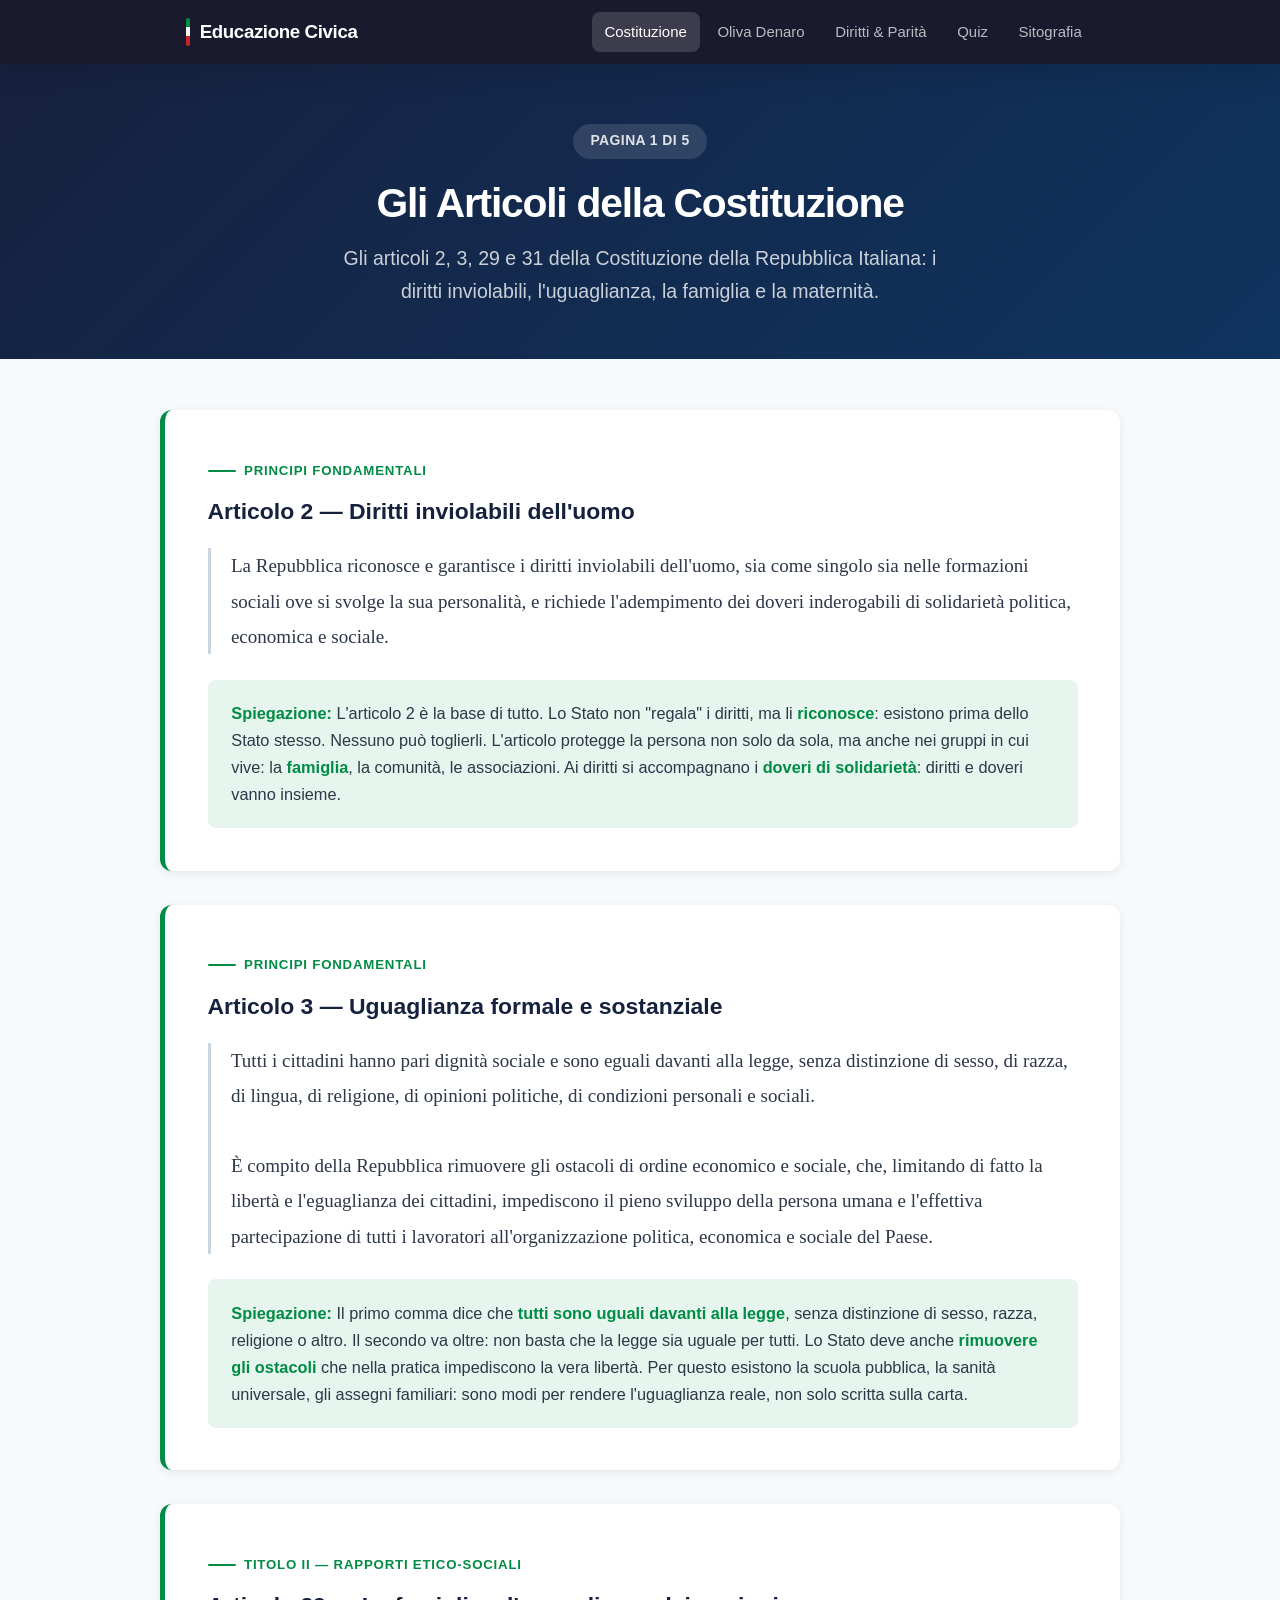
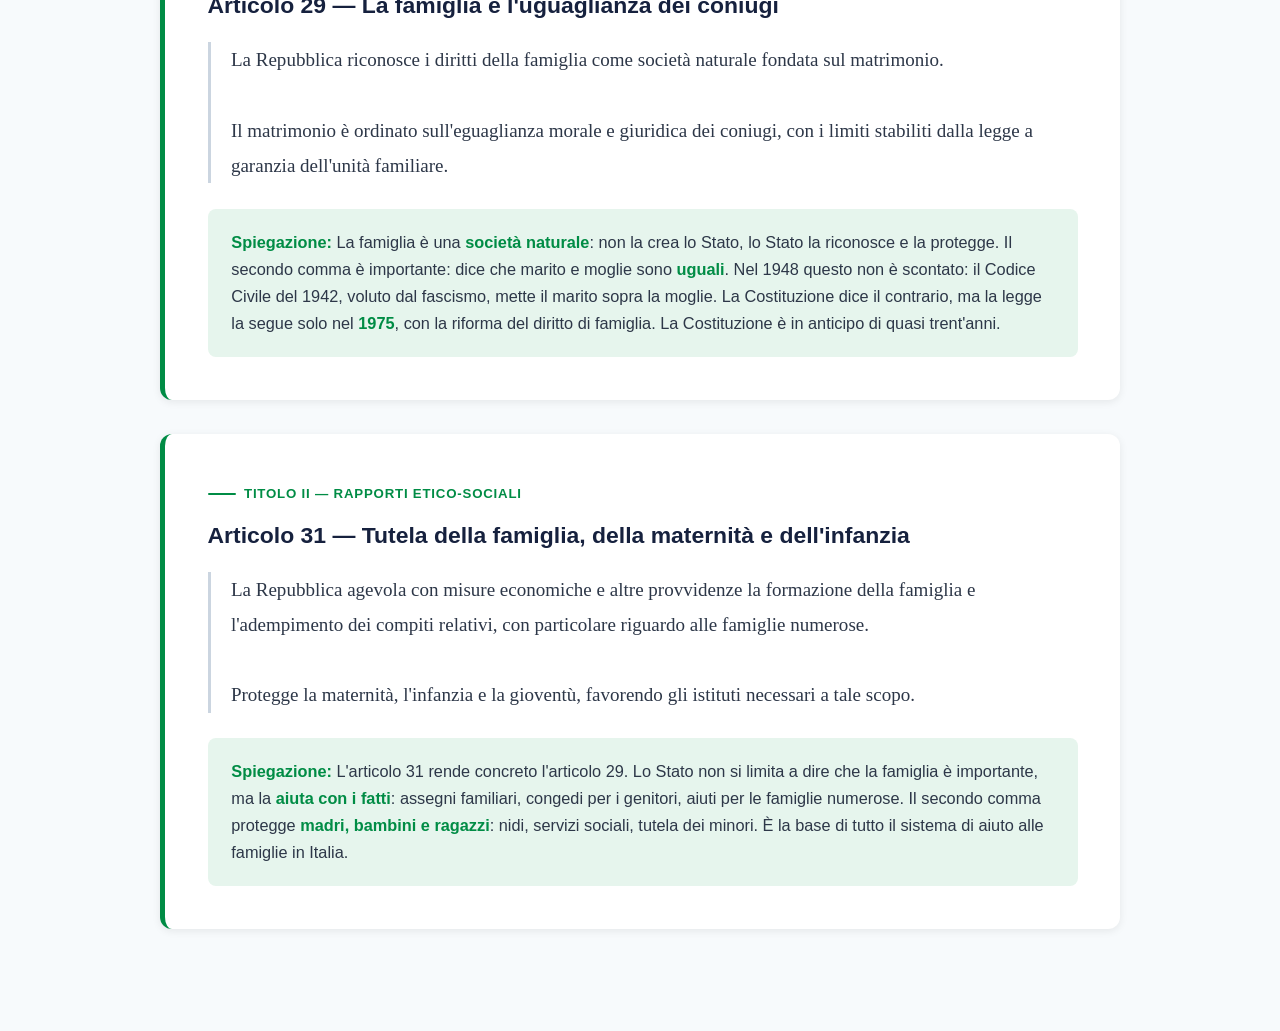
<file: index.html>
<!DOCTYPE html>
<html lang="it">
<head>
  <meta charset="UTF-8">
  <meta name="viewport" content="width=device-width, initial-scale=1.0">
  <title>Educazione Civica — Articoli della Costituzione</title>
  <link rel="stylesheet" href="css/style.css">
</head>
<body>

<header>
  <nav class="nav-bar">
    <a href="index.html" class="nav-brand">
      <span class="flag-bar"></span>
      Educazione Civica
    </a>
    <button class="nav-toggle" onclick="document.querySelector('.nav-links').classList.toggle('open')" aria-label="Menu">☰</button>
    <div class="nav-links">
      <a href="index.html" class="active">Costituzione</a>
      <a href="oliva-denaro.html">Oliva Denaro</a>
      <a href="diritti-parita.html">Diritti &amp; Parità</a>
      <a href="quiz-qr.html">Quiz</a>
      <a href="sitografia.html">Sitografia</a>
    </div>
  </nav>
</header>

<section class="hero">
  <div class="hero-inner">
    <span class="badge">Pagina 1 di 5</span>
    <h1>Gli Articoli della Costituzione</h1>
    <p>Gli articoli 2, 3, 29 e 31 della Costituzione della Repubblica Italiana: i diritti inviolabili, l'uguaglianza, la famiglia e la maternità.</p>
  </div>
</section>

<main>
  <div class="content">

    <!-- Art. 2 -->
    <div class="article-card">
      <div class="art-number">Principi fondamentali</div>
      <h2>Articolo 2 — Diritti inviolabili dell'uomo</h2>
      <p class="art-text">
        La Repubblica riconosce e garantisce i diritti inviolabili dell'uomo, sia come singolo sia nelle formazioni sociali ove si svolge la sua personalità, e richiede l'adempimento dei doveri inderogabili di solidarietà politica, economica e sociale.
      </p>
      <div class="comment">
        <strong>Spiegazione:</strong> L'articolo 2 è la base di tutto. Lo Stato non "regala" i diritti, ma li <strong>riconosce</strong>: esistono prima dello Stato stesso. Nessuno può toglierli. L'articolo protegge la persona non solo da sola, ma anche nei gruppi in cui vive: la <strong>famiglia</strong>, la comunità, le associazioni. Ai diritti si accompagnano i <strong>doveri di solidarietà</strong>: diritti e doveri vanno insieme.
      </div>
    </div>

    <!-- Art. 3 -->
    <div class="article-card">
      <div class="art-number">Principi fondamentali</div>
      <h2>Articolo 3 — Uguaglianza formale e sostanziale</h2>
      <p class="art-text">
        Tutti i cittadini hanno pari dignità sociale e sono eguali davanti alla legge, senza distinzione di sesso, di razza, di lingua, di religione, di opinioni politiche, di condizioni personali e sociali.<br><br>
        È compito della Repubblica rimuovere gli ostacoli di ordine economico e sociale, che, limitando di fatto la libertà e l'eguaglianza dei cittadini, impediscono il pieno sviluppo della persona umana e l'effettiva partecipazione di tutti i lavoratori all'organizzazione politica, economica e sociale del Paese.
      </p>
      <div class="comment">
        <strong>Spiegazione:</strong> Il primo comma dice che <strong>tutti sono uguali davanti alla legge</strong>, senza distinzione di sesso, razza, religione o altro. Il secondo va oltre: non basta che la legge sia uguale per tutti. Lo Stato deve anche <strong>rimuovere gli ostacoli</strong> che nella pratica impediscono la vera libertà. Per questo esistono la scuola pubblica, la sanità universale, gli assegni familiari: sono modi per rendere l'uguaglianza reale, non solo scritta sulla carta.
      </div>
    </div>

    <!-- Art. 29 -->
    <div class="article-card">
      <div class="art-number">Titolo II — Rapporti etico-sociali</div>
      <h2>Articolo 29 — La famiglia e l'uguaglianza dei coniugi</h2>
      <p class="art-text">
        La Repubblica riconosce i diritti della famiglia come società naturale fondata sul matrimonio.<br><br>
        Il matrimonio è ordinato sull'eguaglianza morale e giuridica dei coniugi, con i limiti stabiliti dalla legge a garanzia dell'unità familiare.
      </p>
      <div class="comment">
        <strong>Spiegazione:</strong> La famiglia è una <strong>società naturale</strong>: non la crea lo Stato, lo Stato la riconosce e la protegge. Il secondo comma è importante: dice che marito e moglie sono <strong>uguali</strong>. Nel 1948 questo non è scontato: il Codice Civile del 1942, voluto dal fascismo, mette il marito sopra la moglie. La Costituzione dice il contrario, ma la legge la segue solo nel <strong>1975</strong>, con la riforma del diritto di famiglia. La Costituzione è in anticipo di quasi trent'anni.
      </div>
    </div>

    <!-- Art. 31 -->
    <div class="article-card">
      <div class="art-number">Titolo II — Rapporti etico-sociali</div>
      <h2>Articolo 31 — Tutela della famiglia, della maternità e dell'infanzia</h2>
      <p class="art-text">
        La Repubblica agevola con misure economiche e altre provvidenze la formazione della famiglia e l'adempimento dei compiti relativi, con particolare riguardo alle famiglie numerose.<br><br>
        Protegge la maternità, l'infanzia e la gioventù, favorendo gli istituti necessari a tale scopo.
      </p>
      <div class="comment">
        <strong>Spiegazione:</strong> L'articolo 31 rende concreto l'articolo 29. Lo Stato non si limita a dire che la famiglia è importante, ma la <strong>aiuta con i fatti</strong>: assegni familiari, congedi per i genitori, aiuti per le famiglie numerose. Il secondo comma protegge <strong>madri, bambini e ragazzi</strong>: nidi, servizi sociali, tutela dei minori. È la base di tutto il sistema di aiuto alle famiglie in Italia.
      </div>
    </div>

  </div>
</main>

</body>
</html>
</file>
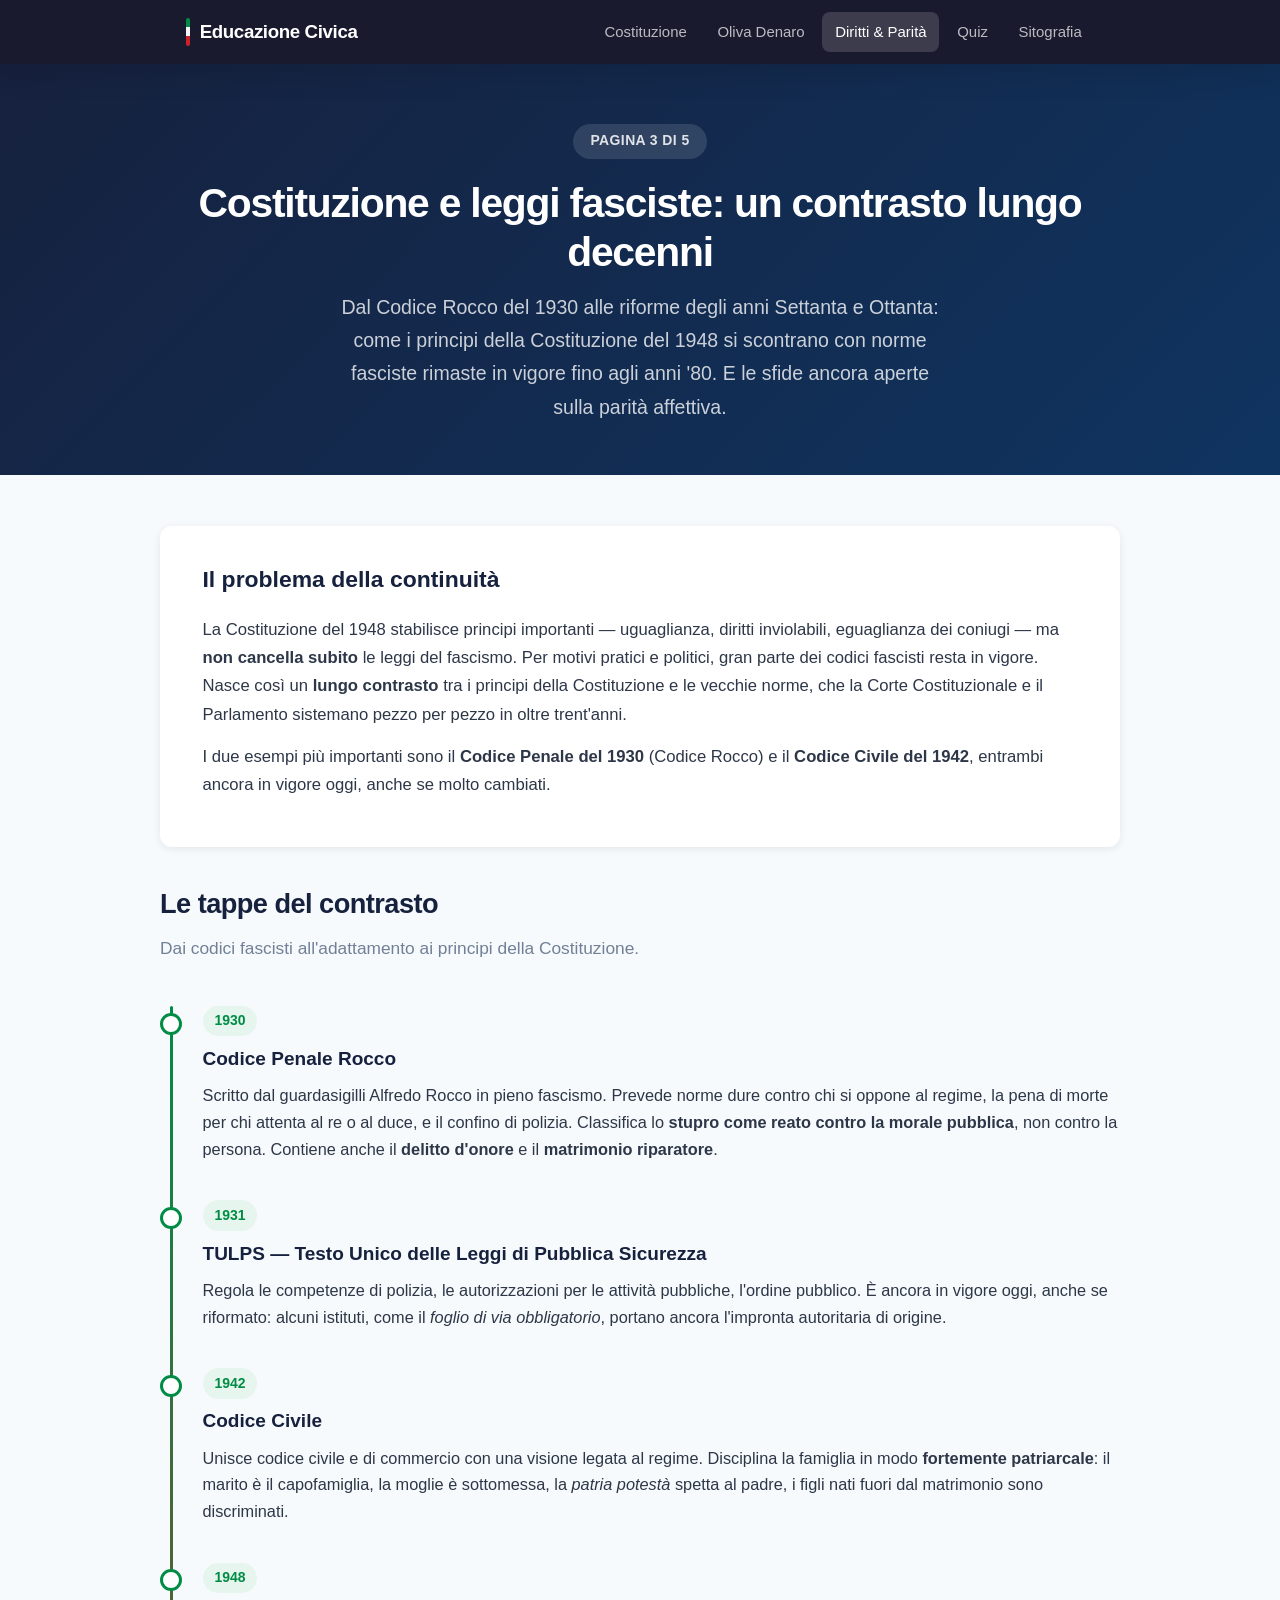
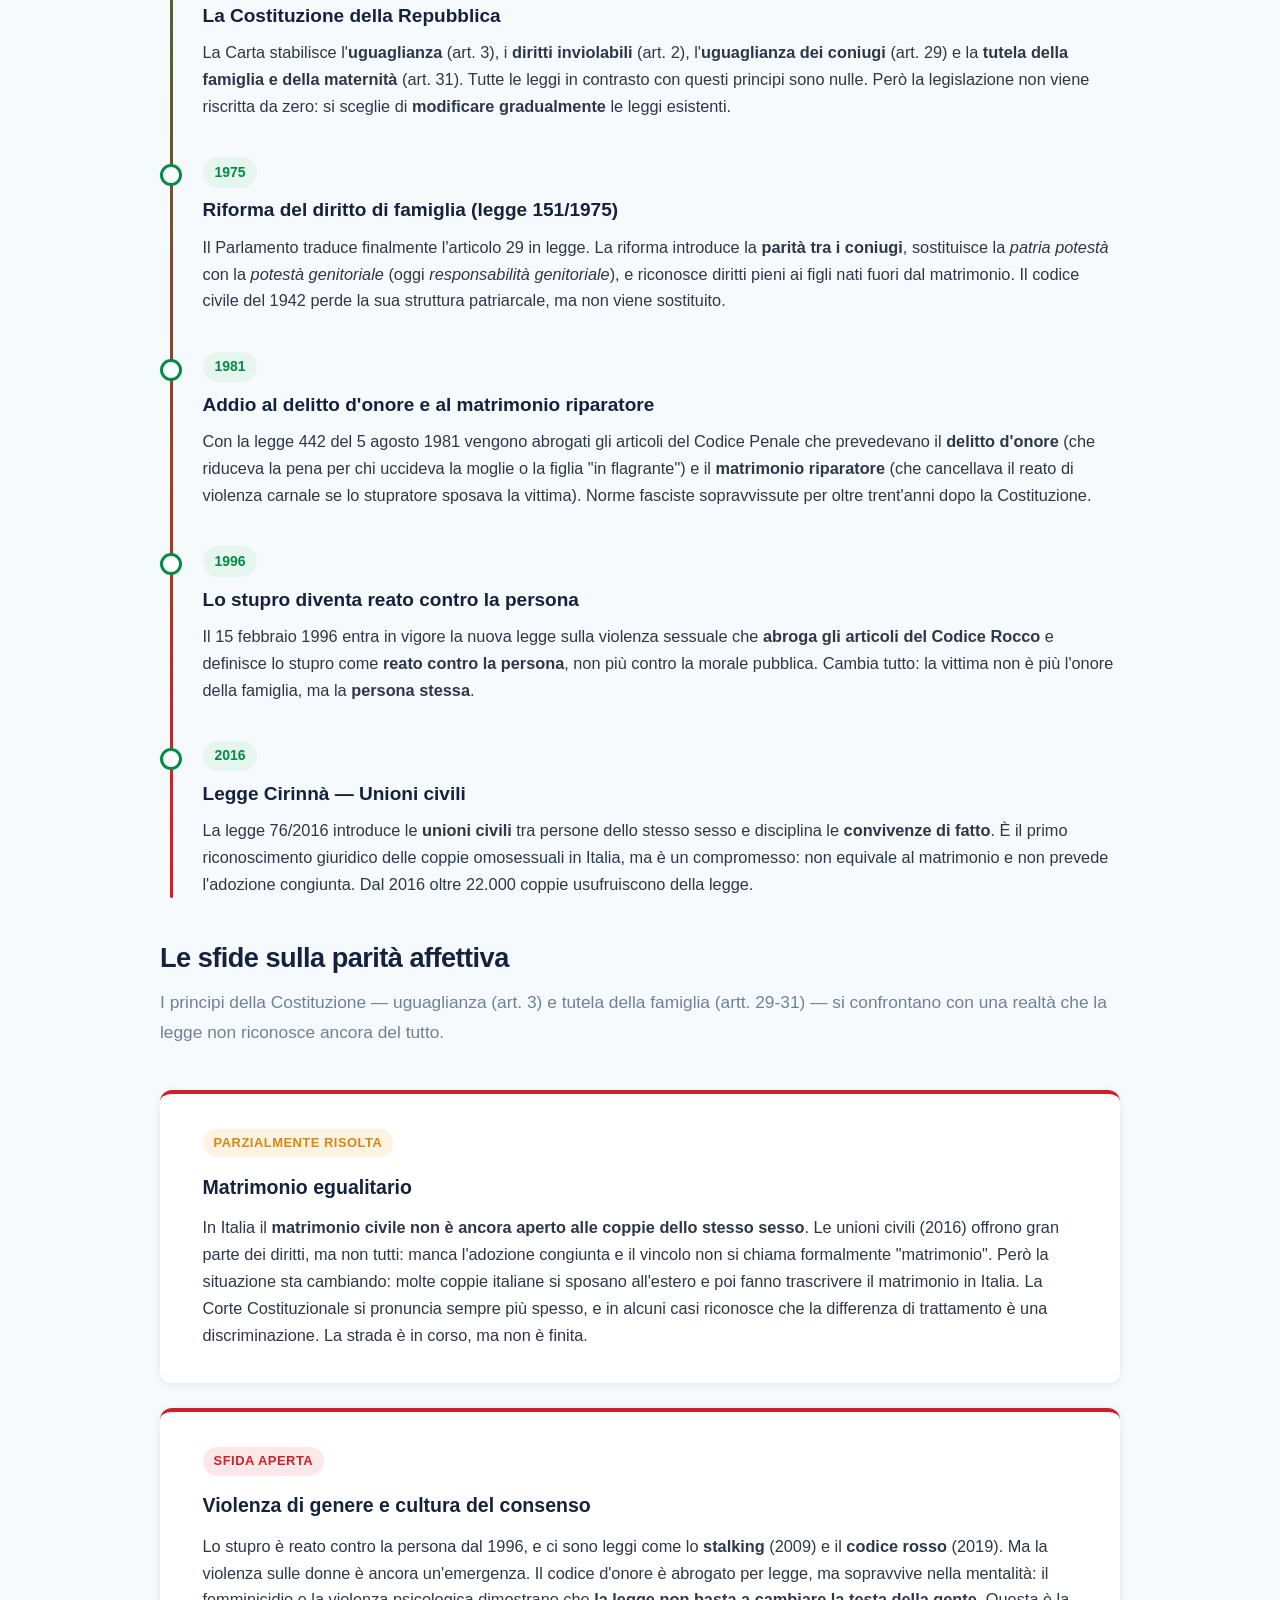
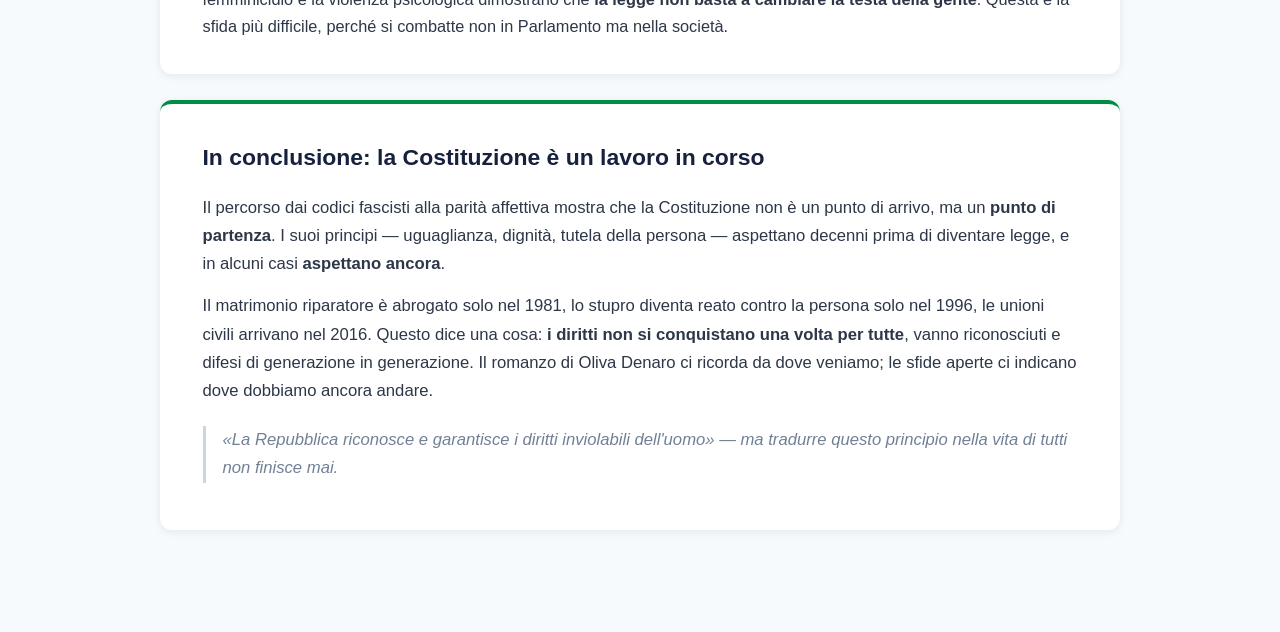
<file: diritti-parita.html>
<!DOCTYPE html>
<html lang="it">
<head>
  <meta charset="UTF-8">
  <meta name="viewport" content="width=device-width, initial-scale=1.0">
  <title>Diritti &amp; Parità — Costituzione vs leggi fasciste, sfide di oggi</title>
  <link rel="stylesheet" href="css/style.css">
</head>
<body>

<header>
  <nav class="nav-bar">
    <a href="index.html" class="nav-brand">
      <span class="flag-bar"></span>
      Educazione Civica
    </a>
    <button class="nav-toggle" onclick="document.querySelector('.nav-links').classList.toggle('open')" aria-label="Menu">☰</button>
    <div class="nav-links">
      <a href="index.html">Costituzione</a>
      <a href="oliva-denaro.html">Oliva Denaro</a>
      <a href="diritti-parita.html" class="active">Diritti &amp; Parità</a>
      <a href="quiz-qr.html">Quiz</a>
      <a href="sitografia.html">Sitografia</a>
    </div>
  </nav>
</header>

<section class="hero">
  <div class="hero-inner">
    <span class="badge">Pagina 3 di 5</span>
    <h1>Costituzione e leggi fasciste: un contrasto lungo decenni</h1>
    <p>Dal Codice Rocco del 1930 alle riforme degli anni Settanta e Ottanta: come i principi della Costituzione del 1948 si scontrano con norme fasciste rimaste in vigore fino agli anni '80. E le sfide ancora aperte sulla parità affettiva.</p>
  </div>
</section>

<main>
  <div class="content">

    <!-- Introduzione -->
    <div class="info-box">
      <h2>Il problema della continuità</h2>
      <p>La Costituzione del 1948 stabilisce principi importanti — uguaglianza, diritti inviolabili, eguaglianza dei coniugi — ma <strong>non cancella subito</strong> le leggi del fascismo. Per motivi pratici e politici, gran parte dei codici fascisti resta in vigore. Nasce così un <strong>lungo contrasto</strong> tra i principi della Costituzione e le vecchie norme, che la Corte Costituzionale e il Parlamento sistemano pezzo per pezzo in oltre trent'anni.</p>
      <p>I due esempi più importanti sono il <strong>Codice Penale del 1930</strong> (Codice Rocco) e il <strong>Codice Civile del 1942</strong>, entrambi ancora in vigore oggi, anche se molto cambiati.</p>
    </div>

    <!-- La timeline -->
    <h2 class="section-title">Le tappe del contrasto</h2>
    <p class="section-subtitle">Dai codici fascisti all'adattamento ai principi della Costituzione.</p>

    <div class="timeline">

      <div class="timeline-item">
        <span class="year">1930</span>
        <h3>Codice Penale Rocco</h3>
        <p>Scritto dal guardasigilli Alfredo Rocco in pieno fascismo. Prevede norme dure contro chi si oppone al regime, la pena di morte per chi attenta al re o al duce, e il confino di polizia. Classifica lo <strong>stupro come reato contro la morale pubblica</strong>, non contro la persona. Contiene anche il <strong>delitto d'onore</strong> e il <strong>matrimonio riparatore</strong>.</p>
      </div>

      <div class="timeline-item">
        <span class="year">1931</span>
        <h3>TULPS — Testo Unico delle Leggi di Pubblica Sicurezza</h3>
        <p>Regola le competenze di polizia, le autorizzazioni per le attività pubbliche, l'ordine pubblico. È ancora in vigore oggi, anche se riformato: alcuni istituti, come il <em>foglio di via obbligatorio</em>, portano ancora l'impronta autoritaria di origine.</p>
      </div>

      <div class="timeline-item">
        <span class="year">1942</span>
        <h3>Codice Civile</h3>
        <p>Unisce codice civile e di commercio con una visione legata al regime. Disciplina la famiglia in modo <strong>fortemente patriarcale</strong>: il marito è il capofamiglia, la moglie è sottomessa, la <em>patria potestà</em> spetta al padre, i figli nati fuori dal matrimonio sono discriminati.</p>
      </div>

      <div class="timeline-item">
        <span class="year">1948</span>
        <h3>La Costituzione della Repubblica</h3>
        <p>La Carta stabilisce l'<strong>uguaglianza</strong> (art. 3), i <strong>diritti inviolabili</strong> (art. 2), l'<strong>uguaglianza dei coniugi</strong> (art. 29) e la <strong>tutela della famiglia e della maternità</strong> (art. 31). Tutte le leggi in contrasto con questi principi sono nulle. Però la legislazione non viene riscritta da zero: si sceglie di <strong>modificare gradualmente</strong> le leggi esistenti.</p>
      </div>

      <div class="timeline-item">
        <span class="year">1975</span>
        <h3>Riforma del diritto di famiglia (legge 151/1975)</h3>
        <p>Il Parlamento traduce finalmente l'articolo 29 in legge. La riforma introduce la <strong>parità tra i coniugi</strong>, sostituisce la <em>patria potestà</em> con la <em>potestà genitoriale</em> (oggi <em>responsabilità genitoriale</em>), e riconosce diritti pieni ai figli nati fuori dal matrimonio. Il codice civile del 1942 perde la sua struttura patriarcale, ma non viene sostituito.</p>
      </div>

      <div class="timeline-item">
        <span class="year">1981</span>
        <h3>Addio al delitto d'onore e al matrimonio riparatore</h3>
        <p>Con la legge 442 del 5 agosto 1981 vengono abrogati gli articoli del Codice Penale che prevedevano il <strong>delitto d'onore</strong> (che riduceva la pena per chi uccideva la moglie o la figlia "in flagrante") e il <strong>matrimonio riparatore</strong> (che cancellava il reato di violenza carnale se lo stupratore sposava la vittima). Norme fasciste sopravvissute per oltre trent'anni dopo la Costituzione.</p>
      </div>

      <div class="timeline-item">
        <span class="year">1996</span>
        <h3>Lo stupro diventa reato contro la persona</h3>
        <p>Il 15 febbraio 1996 entra in vigore la nuova legge sulla violenza sessuale che <strong>abroga gli articoli del Codice Rocco</strong> e definisce lo stupro come <strong>reato contro la persona</strong>, non più contro la morale pubblica. Cambia tutto: la vittima non è più l'onore della famiglia, ma la <strong>persona stessa</strong>.</p>
      </div>

      <div class="timeline-item">
        <span class="year">2016</span>
        <h3>Legge Cirinnà — Unioni civili</h3>
        <p>La legge 76/2016 introduce le <strong>unioni civili</strong> tra persone dello stesso sesso e disciplina le <strong>convivenze di fatto</strong>. È il primo riconoscimento giuridico delle coppie omosessuali in Italia, ma è un compromesso: non equivale al matrimonio e non prevede l'adozione congiunta. Dal 2016 oltre 22.000 coppie usufruiscono della legge.</p>
      </div>

    </div>

    <!-- Sfide di attualità -->
    <h2 class="section-title">Le sfide sulla parità affettiva</h2>
    <p class="section-subtitle">I principi della Costituzione — uguaglianza (art. 3) e tutela della famiglia (artt. 29-31) — si confrontano con una realtà che la legge non riconosce ancora del tutto.</p>

    <div class="challenge-card">
      <span class="status status-partial">Parzialmente risolta</span>
      <h3>Matrimonio egualitario</h3>
      <p>In Italia il <strong>matrimonio civile non è ancora aperto alle coppie dello stesso sesso</strong>. Le unioni civili (2016) offrono gran parte dei diritti, ma non tutti: manca l'adozione congiunta e il vincolo non si chiama formalmente "matrimonio". Però la situazione sta cambiando: molte coppie italiane si sposano all'estero e poi fanno trascrivere il matrimonio in Italia. La Corte Costituzionale si pronuncia sempre più spesso, e in alcuni casi riconosce che la differenza di trattamento è una discriminazione. La strada è in corso, ma non è finita.</p>
    </div>

    <div class="challenge-card">
      <span class="status status-open">Sfida aperta</span>
      <h3>Violenza di genere e cultura del consenso</h3>
      <p>Lo stupro è reato contro la persona dal 1996, e ci sono leggi come lo <strong>stalking</strong> (2009) e il <strong>codice rosso</strong> (2019). Ma la violenza sulle donne è ancora un'emergenza. Il codice d'onore è abrogato per legge, ma sopravvive nella mentalità: il femminicidio e la violenza psicologica dimostrano che <strong>la legge non basta a cambiare la testa della gente</strong>. Questa è la sfida più difficile, perché si combatte non in Parlamento ma nella società.</p>
    </div>

    <!-- Conclusione -->
    <div class="info-box" style="border-top: 4px solid var(--green);">
      <h2>In conclusione: la Costituzione è un lavoro in corso</h2>
      <p>Il percorso dai codici fascisti alla parità affettiva mostra che la Costituzione non è un punto di arrivo, ma un <strong>punto di partenza</strong>. I suoi principi — uguaglianza, dignità, tutela della persona — aspettano decenni prima di diventare legge, e in alcuni casi <strong>aspettano ancora</strong>.</p>
      <p>Il matrimonio riparatore è abrogato solo nel 1981, lo stupro diventa reato contro la persona solo nel 1996, le unioni civili arrivano nel 2016. Questo dice una cosa: <strong>i diritti non si conquistano una volta per tutte</strong>, vanno riconosciuti e difesi di generazione in generazione. Il romanzo di Oliva Denaro ci ricorda da dove veniamo; le sfide aperte ci indicano dove dobbiamo ancora andare.</p>
      <p style="margin-top: 1.2rem; font-style: italic; color: var(--gray-500); border-left: 3px solid var(--gray-300); padding-left: 1rem;">
        «La Repubblica riconosce e garantisce i diritti inviolabili dell'uomo» — ma tradurre questo principio nella vita di tutti non finisce mai.
      </p>
    </div>

  </div>
</main>

</body>
</html>
</file>
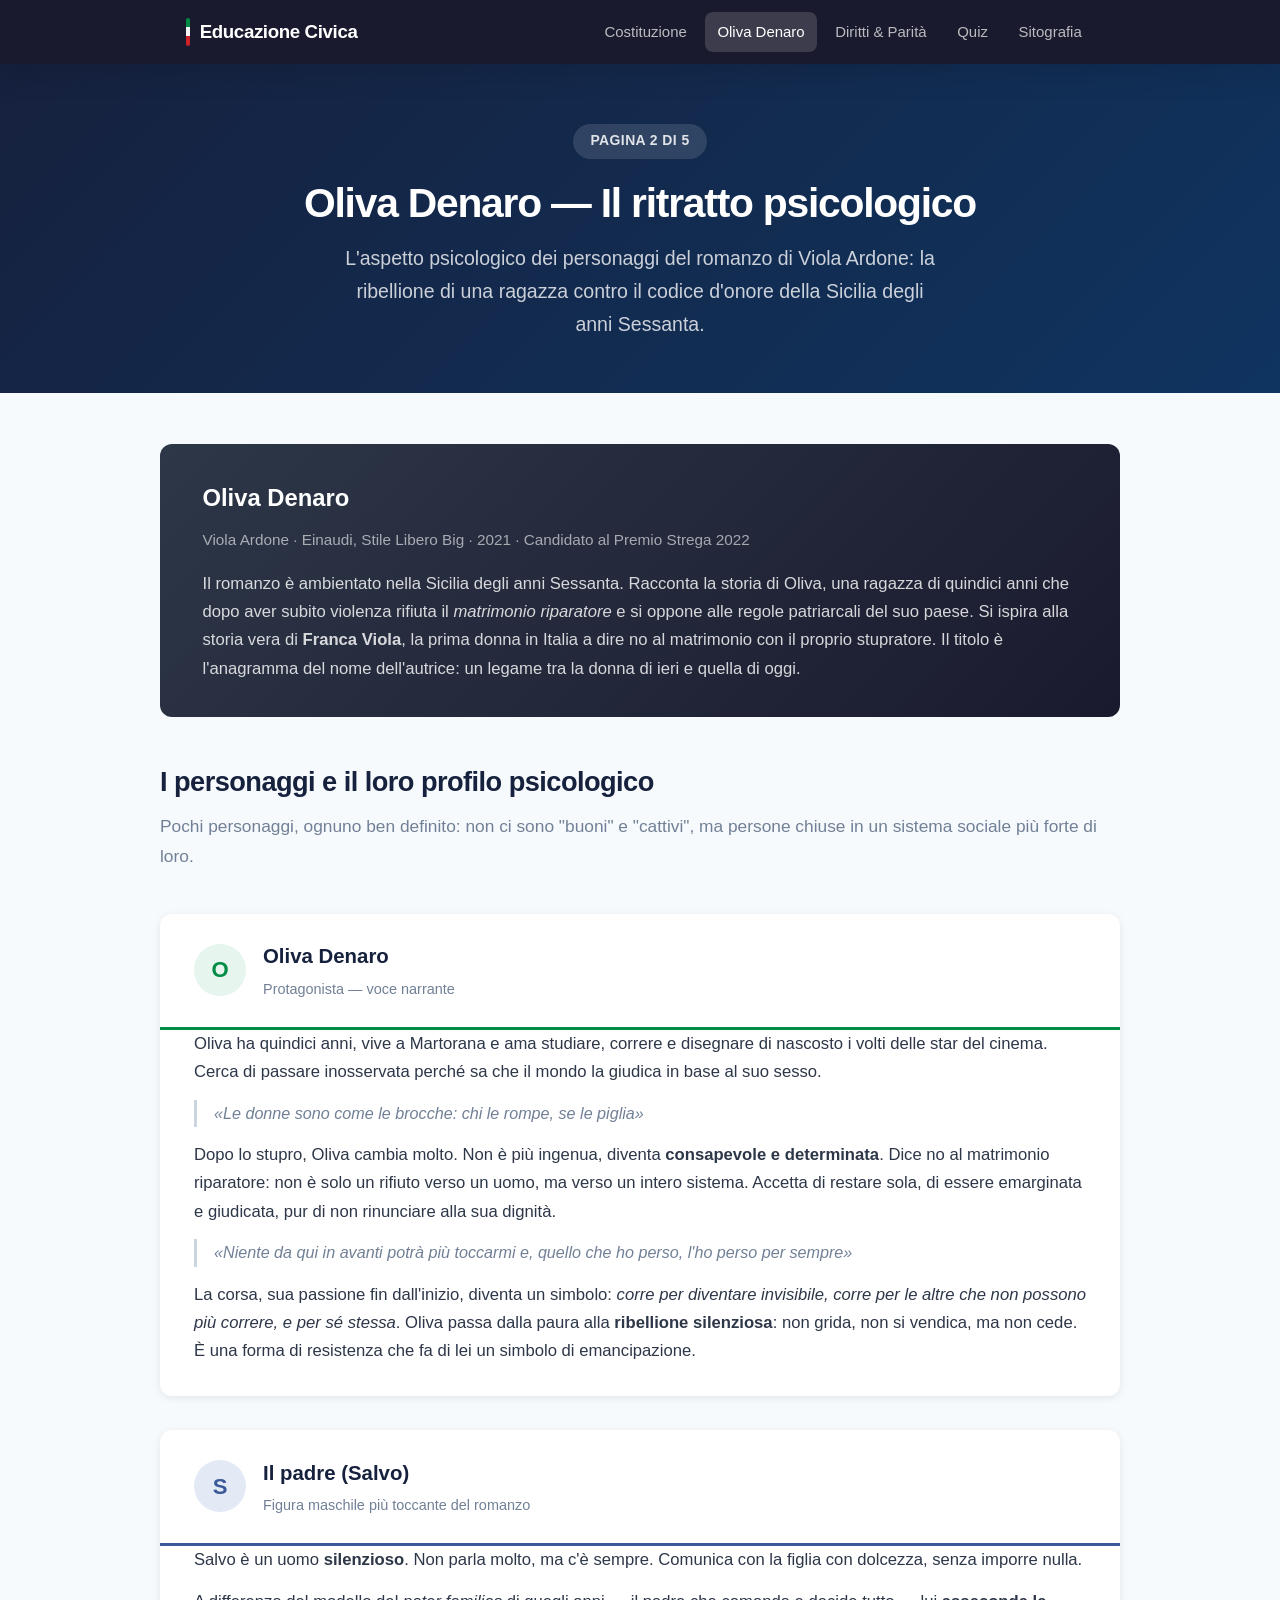
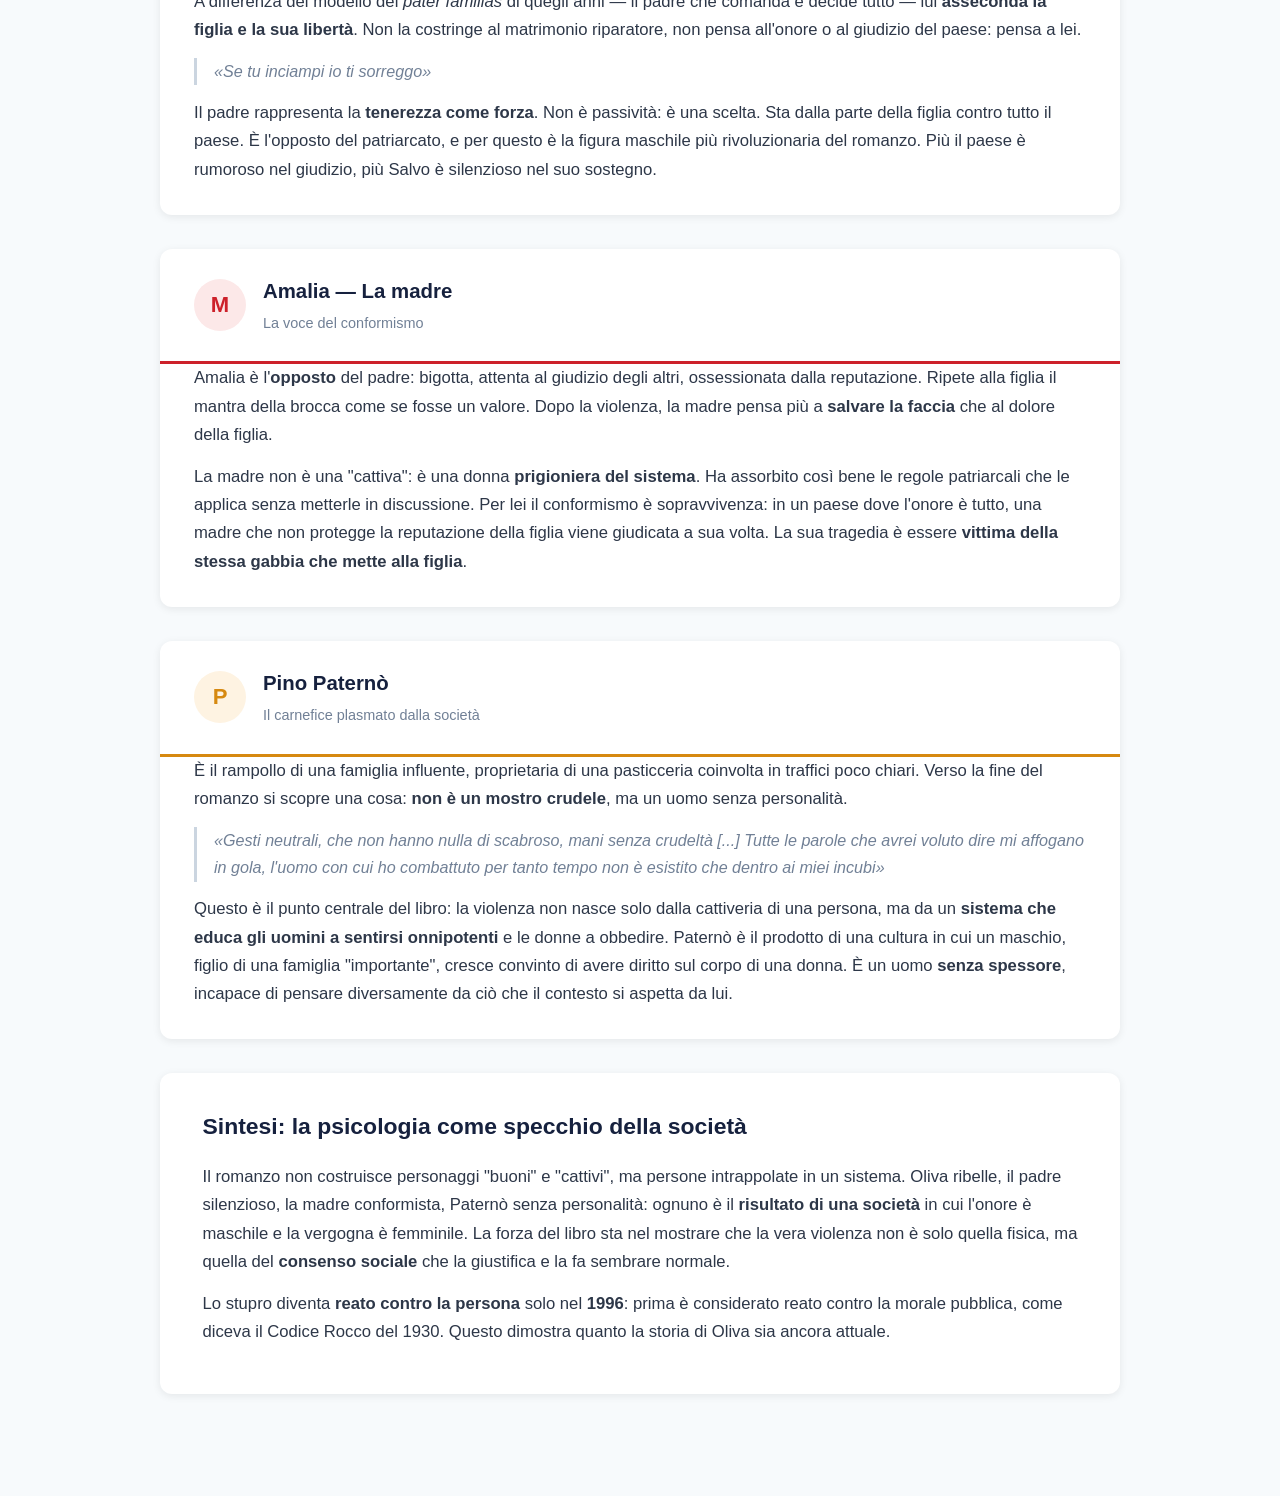
<file: oliva-denaro.html>
<!DOCTYPE html>
<html lang="it">
<head>
  <meta charset="UTF-8">
  <meta name="viewport" content="width=device-width, initial-scale=1.0">
  <title>Oliva Denaro — Aspetto psicologico dei personaggi</title>
  <link rel="stylesheet" href="css/style.css">
</head>
<body>

<header>
  <nav class="nav-bar">
    <a href="index.html" class="nav-brand">
      <span class="flag-bar"></span>
      Educazione Civica
    </a>
    <button class="nav-toggle" onclick="document.querySelector('.nav-links').classList.toggle('open')" aria-label="Menu">☰</button>
    <div class="nav-links">
      <a href="index.html">Costituzione</a>
      <a href="oliva-denaro.html" class="active">Oliva Denaro</a>
      <a href="diritti-parita.html">Diritti &amp; Parità</a>
      <a href="quiz-qr.html">Quiz</a>
      <a href="sitografia.html">Sitografia</a>
    </div>
  </nav>
</header>

<section class="hero">
  <div class="hero-inner">
    <span class="badge">Pagina 2 di 5</span>
    <h1>Oliva Denaro — Il ritratto psicologico</h1>
    <p>L'aspetto psicologico dei personaggi del romanzo di Viola Ardone: la ribellione di una ragazza contro il codice d'onore della Sicilia degli anni Sessanta.</p>
  </div>
</section>

<main>
  <div class="content">

    <!-- Book info -->
    <div class="book-box">
      <h2>Oliva Denaro</h2>
      <div class="book-meta">Viola Ardone · Einaudi, Stile Libero Big · 2021 · Candidato al Premio Strega 2022</div>
      <p>Il romanzo è ambientato nella Sicilia degli anni Sessanta. Racconta la storia di Oliva, una ragazza di quindici anni che dopo aver subito violenza rifiuta il <em>matrimonio riparatore</em> e si oppone alle regole patriarcali del suo paese. Si ispira alla storia vera di <strong>Franca Viola</strong>, la prima donna in Italia a dire no al matrimonio con il proprio stupratore. Il titolo è l'anagramma del nome dell'autrice: un legame tra la donna di ieri e quella di oggi.</p>
    </div>

    <h2 class="section-title">I personaggi e il loro profilo psicologico</h2>
    <p class="section-subtitle">Pochi personaggi, ognuno ben definito: non ci sono "buoni" e "cattivi", ma persone chiuse in un sistema sociale più forte di loro.</p>

    <!-- Oliva -->
    <div class="char-card char-oliva">
      <div class="char-header">
        <div class="char-icon">O</div>
        <div>
          <h3>Oliva Denaro</h3>
          <div class="char-role">Protagonista — voce narrante</div>
        </div>
      </div>
      <div class="char-body">
        <p>Oliva ha quindici anni, vive a Martorana e ama studiare, correre e disegnare di nascosto i volti delle star del cinema. Cerca di passare inosservata perché sa che il mondo la giudica in base al suo sesso.</p>
        <div class="quote">«Le donne sono come le brocche: chi le rompe, se le piglia»</div>
        <p>Dopo lo stupro, Oliva cambia molto. Non è più ingenua, diventa <strong>consapevole e determinata</strong>. Dice no al matrimonio riparatore: non è solo un rifiuto verso un uomo, ma verso un intero sistema. Accetta di restare sola, di essere emarginata e giudicata, pur di non rinunciare alla sua dignità.</p>
        <div class="quote">«Niente da qui in avanti potrà più toccarmi e, quello che ho perso, l'ho perso per sempre»</div>
        <p>La corsa, sua passione fin dall'inizio, diventa un simbolo: <em>corre per diventare invisibile, corre per le altre che non possono più correre, e per sé stessa</em>. Oliva passa dalla paura alla <strong>ribellione silenziosa</strong>: non grida, non si vendica, ma non cede. È una forma di resistenza che fa di lei un simbolo di emancipazione.</p>
      </div>
    </div>

    <!-- Padre -->
    <div class="char-card char-padre">
      <div class="char-header">
        <div class="char-icon">S</div>
        <div>
          <h3>Il padre (Salvo)</h3>
          <div class="char-role">Figura maschile più toccante del romanzo</div>
        </div>
      </div>
      <div class="char-body">
        <p>Salvo è un uomo <strong>silenzioso</strong>. Non parla molto, ma c'è sempre. Comunica con la figlia con dolcezza, senza imporre nulla.</p>
        <p>A differenza del modello del <em>pater familias</em> di quegli anni — il padre che comanda e decide tutto — lui <strong>asseconda la figlia e la sua libertà</strong>. Non la costringe al matrimonio riparatore, non pensa all'onore o al giudizio del paese: pensa a lei.</p>
        <div class="quote">«Se tu inciampi io ti sorreggo»</div>
        <p>Il padre rappresenta la <strong>tenerezza come forza</strong>. Non è passività: è una scelta. Sta dalla parte della figlia contro tutto il paese. È l'opposto del patriarcato, e per questo è la figura maschile più rivoluzionaria del romanzo. Più il paese è rumoroso nel giudizio, più Salvo è silenzioso nel suo sostegno.</p>
      </div>
    </div>

    <!-- Madre -->
    <div class="char-card char-madre">
      <div class="char-header">
        <div class="char-icon">M</div>
        <div>
          <h3>Amalia — La madre</h3>
          <div class="char-role">La voce del conformismo</div>
        </div>
      </div>
      <div class="char-body">
        <p>Amalia è l'<strong>opposto</strong> del padre: bigotta, attenta al giudizio degli altri, ossessionata dalla reputazione. Ripete alla figlia il mantra della brocca come se fosse un valore. Dopo la violenza, la madre pensa più a <strong>salvare la faccia</strong> che al dolore della figlia.</p>
        <p>La madre non è una "cattiva": è una donna <strong>prigioniera del sistema</strong>. Ha assorbito così bene le regole patriarcali che le applica senza metterle in discussione. Per lei il conformismo è sopravvivenza: in un paese dove l'onore è tutto, una madre che non protegge la reputazione della figlia viene giudicata a sua volta. La sua tragedia è essere <strong>vittima della stessa gabbia che mette alla figlia</strong>.</p>
      </div>
    </div>

    <!-- Paternò -->
    <div class="char-card char-paterno">
      <div class="char-header">
        <div class="char-icon">P</div>
        <div>
          <h3>Pino Paternò</h3>
          <div class="char-role">Il carnefice plasmato dalla società</div>
        </div>
      </div>
      <div class="char-body">
        <p>È il rampollo di una famiglia influente, proprietaria di una pasticceria coinvolta in traffici poco chiari. Verso la fine del romanzo si scopre una cosa: <strong>non è un mostro crudele</strong>, ma un uomo senza personalità.</p>
        <div class="quote">«Gesti neutrali, che non hanno nulla di scabroso, mani senza crudeltà [...] Tutte le parole che avrei voluto dire mi affogano in gola, l'uomo con cui ho combattuto per tanto tempo non è esistito che dentro ai miei incubi»</div>
        <p>Questo è il punto centrale del libro: la violenza non nasce solo dalla cattiveria di una persona, ma da un <strong>sistema che educa gli uomini a sentirsi onnipotenti</strong> e le donne a obbedire. Paternò è il prodotto di una cultura in cui un maschio, figlio di una famiglia "importante", cresce convinto di avere diritto sul corpo di una donna. È un uomo <strong>senza spessore</strong>, incapace di pensare diversamente da ciò che il contesto si aspetta da lui.</p>
      </div>
    </div>

    <!-- Sintesi -->
    <div class="info-box">
      <h2>Sintesi: la psicologia come specchio della società</h2>
      <p>Il romanzo non costruisce personaggi "buoni" e "cattivi", ma persone intrappolate in un sistema. Oliva ribelle, il padre silenzioso, la madre conformista, Paternò senza personalità: ognuno è il <strong>risultato di una società</strong> in cui l'onore è maschile e la vergogna è femminile. La forza del libro sta nel mostrare che la vera violenza non è solo quella fisica, ma quella del <strong>consenso sociale</strong> che la giustifica e la fa sembrare normale.</p>
      <p>Lo stupro diventa <strong>reato contro la persona</strong> solo nel <strong>1996</strong>: prima è considerato reato contro la morale pubblica, come diceva il Codice Rocco del 1930. Questo dimostra quanto la storia di Oliva sia ancora attuale.</p>
    </div>

  </div>
</main>

</body>
</html>
</file>
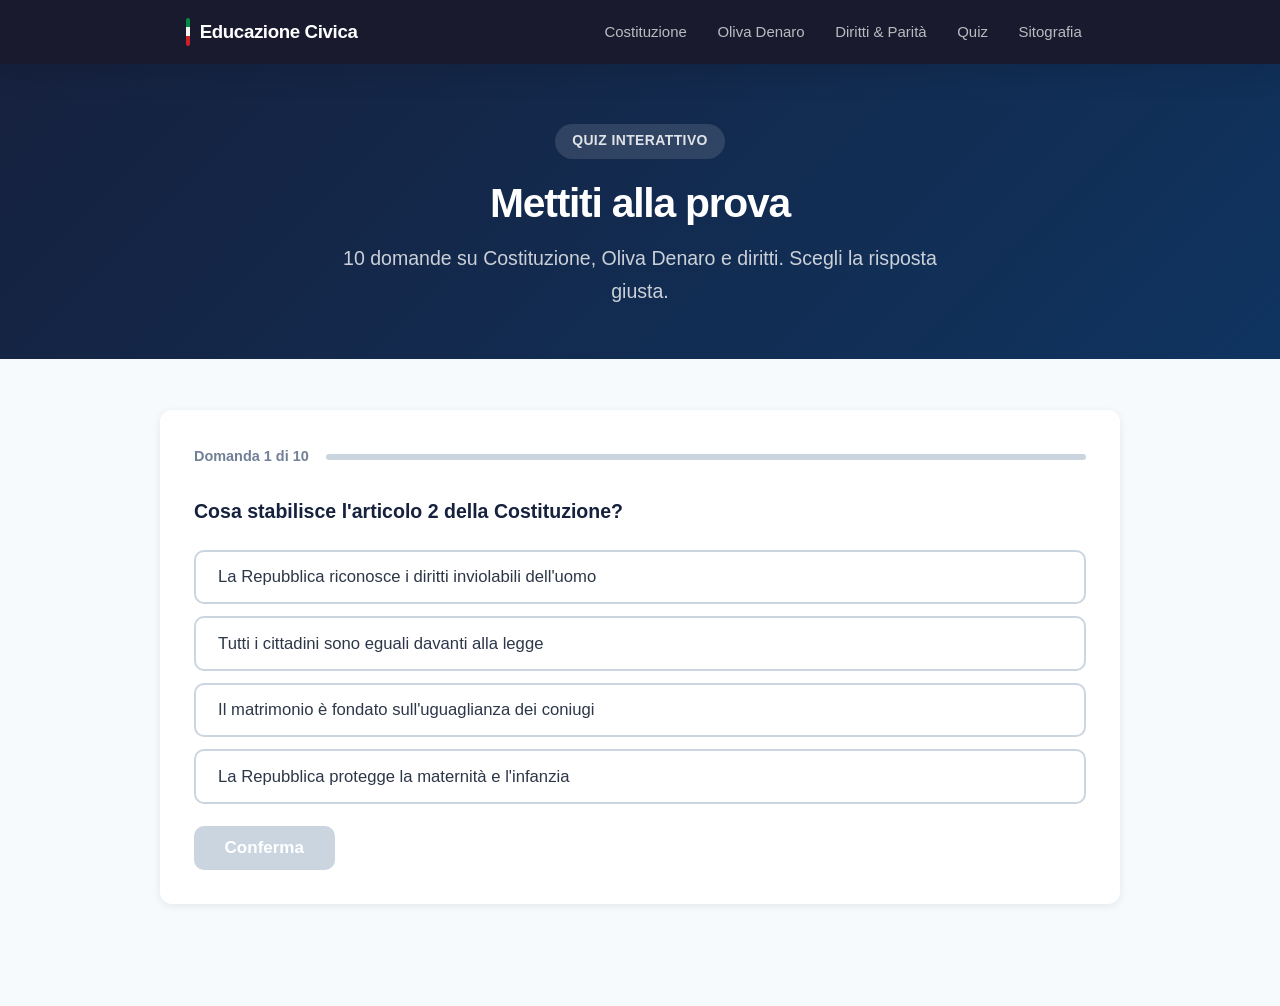
<file: quiz.html>
<!DOCTYPE html>
<html lang="it">
<head>
  <meta charset="UTF-8">
  <meta name="viewport" content="width=device-width, initial-scale=1.0">
  <title>Quiz — Educazione Civica</title>
  <link rel="stylesheet" href="css/style.css">
  <style>
    .quiz-box {
      background: var(--white);
      border-radius: var(--radius);
      box-shadow: var(--shadow);
      padding: 2rem;
      margin-bottom: 2rem;
    }
    .quiz-progress { display: flex; align-items: center; margin-bottom: 1.5rem; gap: 1rem; }
    .quiz-progress .bar { flex: 1; height: 6px; background: var(--gray-300); border-radius: 3px; overflow: hidden; }
    .quiz-progress .bar-fill { height: 100%; background: var(--accent); border-radius: 3px; transition: width .3s; }
    .quiz-progress span { font-size: .85rem; font-weight: 600; color: var(--gray-500); white-space: nowrap; }
    .quiz-question { font-size: 1.15rem; font-weight: 700; color: var(--gray-900); margin-bottom: 1.3rem; }
    .quiz-options { display: flex; flex-direction: column; gap: .7rem; }
    .quiz-option {
      padding: .9rem 1.3rem; border: 2px solid var(--gray-300); border-radius: 10px;
      background: var(--white); cursor: pointer; font-size: .98rem; color: var(--gray-700);
      transition: all .2s; text-align: left;
    }
    .quiz-option:hover { border-color: var(--accent); background: var(--accent-light); }
    .quiz-option.selected { border-color: var(--accent); background: var(--accent-light); }
    .quiz-option.correct { border-color: var(--green); background: var(--accent-light); }
    .quiz-option.wrong { border-color: var(--red); background: var(--red-light); }
    .quiz-btn {
      background: var(--accent); color: var(--white); border: none;
      padding: .7rem 1.8rem; border-radius: 10px; font-size: 1rem; font-weight: 600;
      cursor: pointer; margin-top: 1.3rem; transition: background .2s;
    }
    .quiz-btn:hover { background: #007038; }
    .quiz-btn:disabled { background: var(--gray-300); cursor: default; }
    .quiz-result { text-align: center; padding: 1.5rem; }
    .quiz-result .score { font-size: 2.8rem; font-weight: 700; color: var(--accent); }
    .quiz-result .score-label { font-size: 1rem; color: var(--gray-500); margin-bottom: 1.3rem; }
    #quiz-feedback { margin-top: 1rem; font-size: .92rem; }
  </style>
</head>
<body>

<header>
  <nav class="nav-bar">
    <a href="index.html" class="nav-brand">
      <span class="flag-bar"></span>
      Educazione Civica
    </a>
    <button class="nav-toggle" onclick="document.querySelector('.nav-links').classList.toggle('open')" aria-label="Menu">☰</button>
    <div class="nav-links">
      <a href="index.html">Costituzione</a>
      <a href="oliva-denaro.html">Oliva Denaro</a>
      <a href="diritti-parita.html">Diritti &amp; Parità</a>
      <a href="quiz-qr.html">Quiz</a>
      <a href="sitografia.html">Sitografia</a>
    </div>
  </nav>
</header>

<section class="hero">
  <div class="hero-inner">
    <span class="badge">Quiz interattivo</span>
    <h1>Mettiti alla prova</h1>
    <p>10 domande su Costituzione, Oliva Denaro e diritti. Scegli la risposta giusta.</p>
  </div>
</section>

<main>
  <div class="content">
    <div class="quiz-box" id="quiz-container"></div>
  </div>
</main>

<script>
const questions = [
  {
    q: "Cosa stabilisce l'articolo 2 della Costituzione?",
    options: [
      "La Repubblica riconosce i diritti inviolabili dell'uomo",
      "Tutti i cittadini sono eguali davanti alla legge",
      "Il matrimonio è fondato sull'uguaglianza dei coniugi",
      "La Repubblica protegge la maternità e l'infanzia"
    ],
    answer: 0
  },
  {
    q: "Cosa dice l'articolo 3 sull'uguaglianza?",
    options: [
      "Solo gli uomini sono uguali davanti alla legge",
      "Tutti i cittadini sono uguali davanti alla legge, senza distinzione di sesso, razza o religione",
      "L'uguaglianza vale solo per chi lavora",
      "L'uguaglianza è solo formale, non sostanziale"
    ],
    answer: 1
  },
  {
    q: "Cosa stabilisce l'articolo 29 sul matrimonio?",
    options: [
      "Il marito è il capofamiglia",
      "Il matrimonio è ordinato sull'uguaglianza morale e giuridica dei coniugi",
      "Solo la Chiesa può celebrare matrimoni",
      "Il matrimonio è vietato alle coppie dello stesso sesso"
    ],
    answer: 1
  },
  {
    q: "Cosa fa l'articolo 31 per le famiglie?",
    options: [
      "Le agevola con misure economiche e protegge maternità, infanzia e gioventù",
      "Impone un limite al numero di figli",
      "Regola solo il divorzio",
      "Aiuta solo le famiglie numerose"
    ],
    answer: 0
  },
  {
    q: "Come cambia Oliva dopo lo stupro?",
    options: [
      "Accetta il matrimonio riparatore",
      "Diventa consapevole e determinata, rifiuta il matrimonio riparatore",
      "Si trasferisce in un'altra città",
      "Smette di studiare"
    ],
    answer: 1
  },
  {
    q: "Come si comporta il padre (Salvo) di Oliva?",
    options: [
      "Costringe la figlia al matrimonio riparatore",
      "Non si interessa alla vicenda",
      "Asseconda la figlia e la sostiene in silenzio",
      "Denuncia Paternò alla polizia"
    ],
    answer: 2
  },
  {
    q: "Perché la madre Amalia pensa prima alla reputazione che al dolore della figlia?",
    options: [
      "Perché è una donna cattiva",
      "Perché non vuole bene a Oliva",
      "Perché è prigioniera del sistema patriarcale e il conformismo per lei è sopravvivenza",
      "Perché vuole soldi da Paternò"
    ],
    answer: 2
  },
  {
    q: "Come viene descritto Pino Paternò nel romanzo?",
    options: [
      "Come un mostro crudele senza scrupoli",
      "Come un uomo senza personalità, plasmato dalla società",
      "Come un ragazzo innamorato di Oliva",
      "Come una vittima del sistema"
    ],
    answer: 1
  },
  {
    q: "In che anno viene abrogato il matrimonio riparatore?",
    options: ["1948", "1975", "1981", "1996"],
    answer: 2
  },
  {
    q: "In che anno lo stupro diventa reato contro la persona (e non più contro la morale)?",
    options: ["1975", "1981", "1996", "2016"],
    answer: 2
  }
];

let currentQ = 0, score = 0, selected = -1, answered = false;
const container = document.getElementById('quiz-container');

function render() {
  if (currentQ >= questions.length) { renderResult(); return; }
  const q = questions[currentQ];
  const progress = (currentQ / questions.length) * 100;
  answered = false; selected = -1;
  container.innerHTML = `
    <div class="quiz-progress">
      <span>Domanda ${currentQ + 1} di ${questions.length}</span>
      <div class="bar"><div class="bar-fill" style="width:${progress}%"></div></div>
    </div>
    <div class="quiz-question">${q.q}</div>
    <div class="quiz-options">
      ${q.options.map((o, i) => `<button class="quiz-option" onclick="sel(${i})">${o}</button>`).join('')}
    </div>
    <button class="quiz-btn" id="next" disabled onclick="next()">Conferma</button>
    <div id="fb"></div>`;
}

function sel(i) {
  if (answered) return;
  selected = i;
  document.querySelectorAll('.quiz-option').forEach((el, idx) => el.classList.toggle('selected', idx === i));
  document.getElementById('next').disabled = false;
}

function next() {
  if (selected === -1 || answered) return;
  answered = true;
  const q = questions[currentQ];
  const opts = document.querySelectorAll('.quiz-option');
  const fb = document.getElementById('fb');
  const btn = document.getElementById('next');
  opts.forEach((el, i) => {
    el.classList.remove('selected');
    if (i === q.answer) el.classList.add('correct');
    if (i === selected && i !== q.answer) el.classList.add('wrong');
  });
  if (selected === q.answer) { score++; fb.innerHTML = '✓ Corretta!'; fb.style.color = 'var(--green)'; }
  else { fb.innerHTML = '✗ Sbagliata. La risposta giusta è in verde.'; fb.style.color = 'var(--red)'; }
  if (currentQ + 1 < questions.length) { btn.textContent = 'Avanti'; btn.onclick = () => { currentQ++; render(); }; }
  else { btn.textContent = 'Risultato'; btn.onclick = () => { currentQ++; render(); }; }
}

function renderResult() {
  const pct = Math.round((score / questions.length) * 100);
  let msg = pct >= 80 ? 'Ottimo! Conosci benissimo gli argomenti.' :
            pct >= 60 ? 'Bravo, ma ripassa quello che hai sbagliato.' :
            'Rileggi le pagine del sito e riprova.';
  container.innerHTML = `
    <div class="quiz-result">
      <div class="score">${score}/10</div>
      <div class="score-label">${pct}% — ${msg}</div>
      <button class="quiz-btn" onclick="currentQ=0;score=0;render();">Rifai il quiz</button>
      <p style="margin-top:1.2rem;"><a href="index.html" style="color:var(--accent);text-decoration:none;font-weight:600;">← Torna al sito</a></p>
    </div>`;
}

render();
</script>
</body>
</html>
</file>
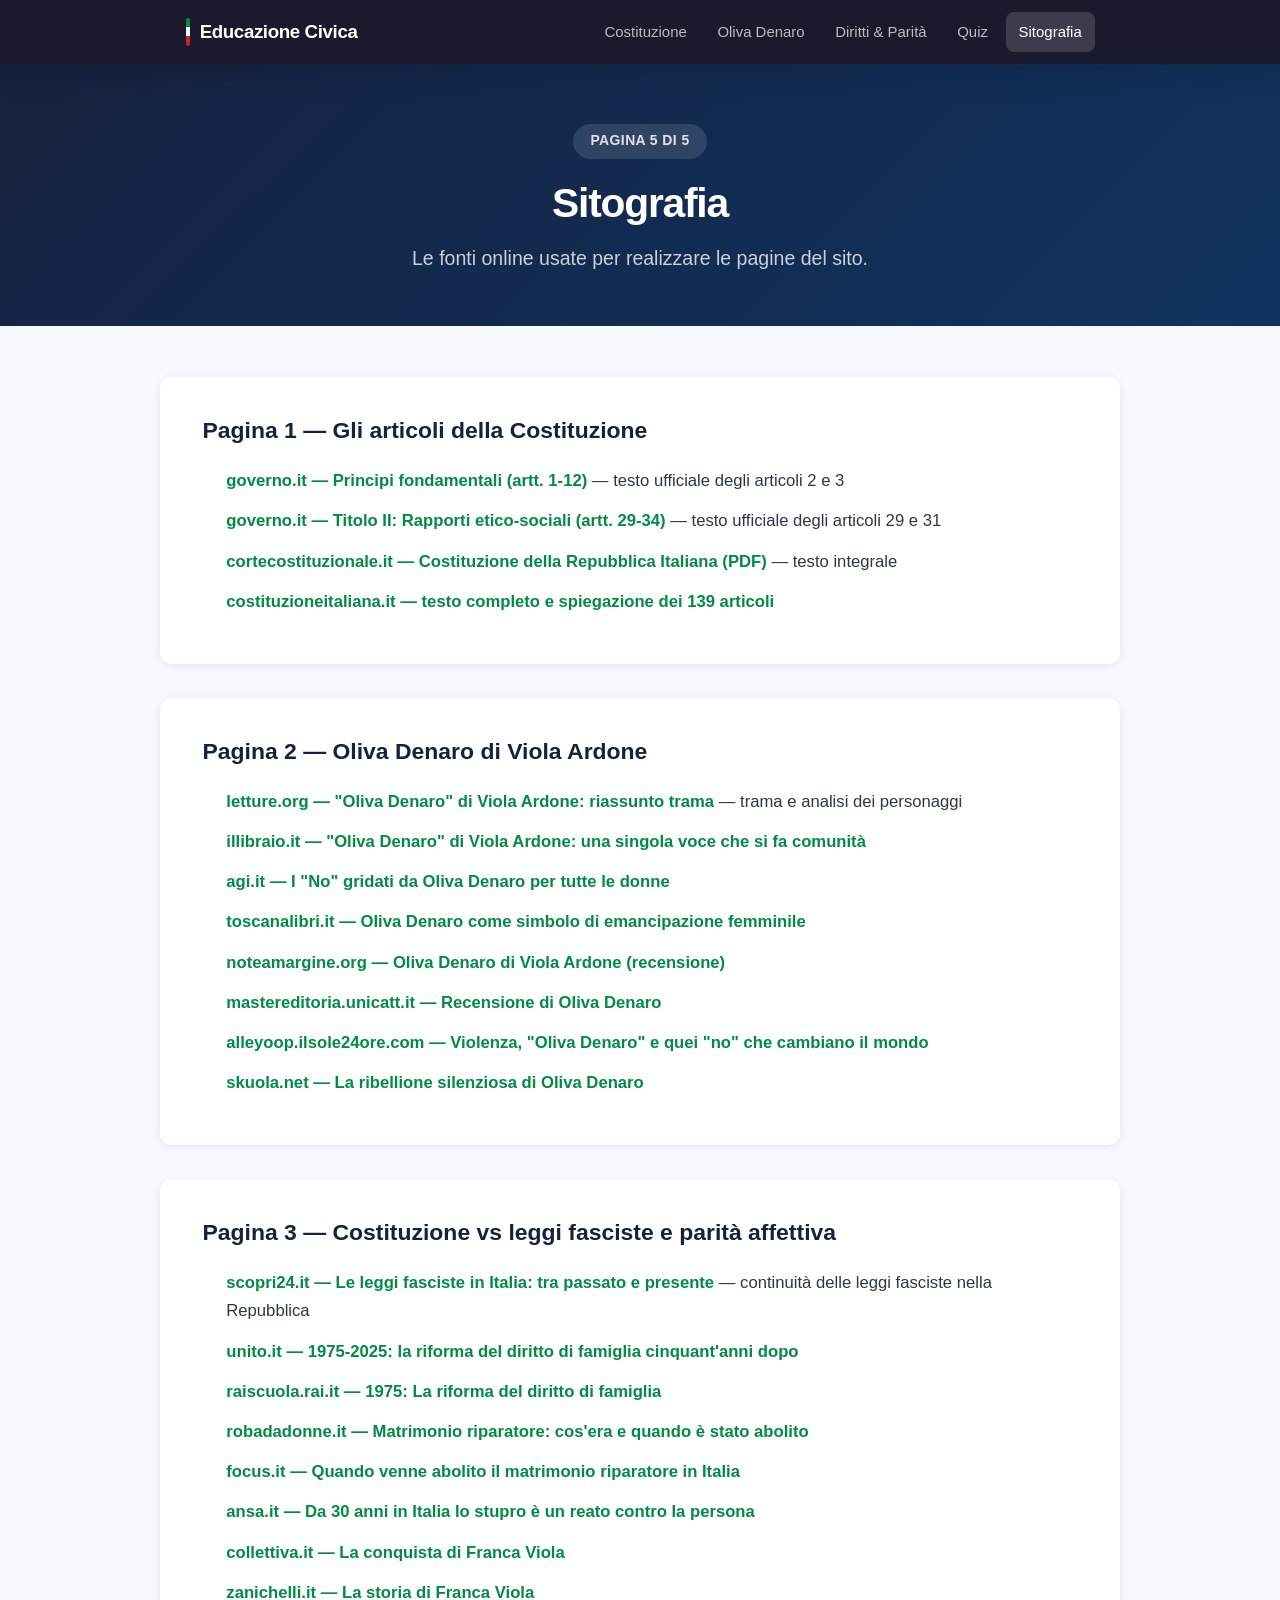
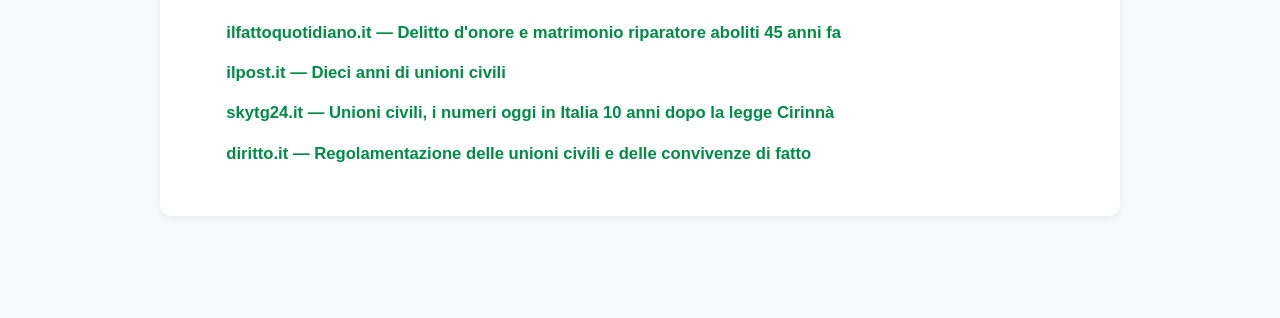
<file: sitografia.html>
<!DOCTYPE html>
<html lang="it">
<head>
  <meta charset="UTF-8">
  <meta name="viewport" content="width=device-width, initial-scale=1.0">
  <title>Sitografia — Educazione Civica</title>
  <link rel="stylesheet" href="css/style.css">
</head>
<body>

<header>
  <nav class="nav-bar">
    <a href="index.html" class="nav-brand">
      <span class="flag-bar"></span>
      Educazione Civica
    </a>
    <button class="nav-toggle" onclick="document.querySelector('.nav-links').classList.toggle('open')" aria-label="Menu">☰</button>
    <div class="nav-links">
      <a href="index.html">Costituzione</a>
      <a href="oliva-denaro.html">Oliva Denaro</a>
      <a href="diritti-parita.html">Diritti &amp; Parità</a>
      <a href="quiz-qr.html">Quiz</a>
      <a href="sitografia.html" class="active">Sitografia</a>
    </div>
  </nav>
</header>

<section class="hero">
  <div class="hero-inner">
    <span class="badge">Pagina 5 di 5</span>
    <h1>Sitografia</h1>
    <p>Le fonti online usate per realizzare le pagine del sito.</p>
  </div>
</section>

<main>
  <div class="content">

    <!-- Costituzione -->
    <div class="info-box">
      <h2>Pagina 1 — Gli articoli della Costituzione</h2>
      <ul>
        <li><a href="https://www.governo.it/it/costituzione-italiana/principi-fondamentali/2839" target="_blank">governo.it — Principi fondamentali (artt. 1-12)</a> — testo ufficiale degli articoli 2 e 3</li>
        <li><a href="https://www.governo.it/it/costituzione-italiana/parte-prima-diritti-e-doveri-dei-cittadini/titolo-ii-rapporti-etico-sociali" target="_blank">governo.it — Titolo II: Rapporti etico-sociali (artt. 29-34)</a> — testo ufficiale degli articoli 29 e 31</li>
        <li><a href="https://www.cortecostituzionale.it/documenti/download/pdf/Costituzione_della_Repubblica_italiana_agg2014.pdf" target="_blank">cortecostituzionale.it — Costituzione della Repubblica Italiana (PDF)</a> — testo integrale</li>
        <li><a href="https://costituzioneitaliana.it/" target="_blank">costituzioneitaliana.it — testo completo e spiegazione dei 139 articoli</a></li>
      </ul>
    </div>

    <!-- Oliva Denaro -->
    <div class="info-box">
      <h2>Pagina 2 — Oliva Denaro di Viola Ardone</h2>
      <ul>
        <li><a href="https://www.letture.org/oliva-denaro-viola-ardone" target="_blank">letture.org — "Oliva Denaro" di Viola Ardone: riassunto trama</a> — trama e analisi dei personaggi</li>
        <li><a href="https://www.illibraio.it/news/dautore/oliva-denaro-viola-ardone-1410619/" target="_blank">illibraio.it — "Oliva Denaro" di Viola Ardone: una singola voce che si fa comunità</a></li>
        <li><a href="https://www.agi.it/cultura/news/2022-01-14/romanzo-olivia-denaro-intervista-viola-ardone-15237044/" target="_blank">agi.it — I "No" gridati da Oliva Denaro per tutte le donne</a></li>
        <li><a href="https://www.toscanalibri.it/scritto-dautore/oliva-denaro-come-simbolo-di-emancipazione-femminile_3205/" target="_blank">toscanalibri.it — Oliva Denaro come simbolo di emancipazione femminile</a></li>
        <li><a href="https://www.noteamargine.org/2024/06/oliva-denaro-di-viola-ardone.html" target="_blank">noteamargine.org — Oliva Denaro di Viola Ardone (recensione)</a></li>
        <li><a href="https://mastereditoria.unicatt.it/recensioni/oliva-denaro-viola-ardone-recensione/" target="_blank">mastereditoria.unicatt.it — Recensione di Oliva Denaro</a></li>
        <li><a href="https://alleyoop.ilsole24ore.com/2022/09/25/violenza-oliva-denaro-no-cambiano-mondo/" target="_blank">alleyoop.ilsole24ore.com — Violenza, "Oliva Denaro" e quei "no" che cambiano il mondo</a></li>
        <li><a href="https://www.skuola.net/documenti/appunti-oliva-denaro-ardone1092659x-1092659" target="_blank">skuola.net — La ribellione silenziosa di Oliva Denaro</a></li>
      </ul>
    </div>

    <!-- Diritti e Parità -->
    <div class="info-box">
      <h2>Pagina 3 — Costituzione vs leggi fasciste e parità affettiva</h2>
      <ul>
        <li><a href="https://scopri24.it/blog/le-leggi-fasciste-in-italia-tra-passato-e-presente.htm" target="_blank">scopri24.it — Le leggi fasciste in Italia: tra passato e presente</a> — continuità delle leggi fasciste nella Repubblica</li>
        <li><a href="https://www.otto.unito.it/it/articoli/1975-2025-la-riforma-del-diritto-di-famiglia-cinquantanni-dopo" target="_blank">unito.it — 1975-2025: la riforma del diritto di famiglia cinquant'anni dopo</a></li>
        <li><a href="https://www.raiscuola.rai.it/diritto/articoli/2021/01/1975---La-riforma-del-diritto-di-famiglia-57b38ee0-61d2-4e3b-81b8-8e2b45ce84fe.html" target="_blank">raiscuola.rai.it — 1975: La riforma del diritto di famiglia</a></li>
        <li><a href="https://www.robadadonne.it/225349/matrimonio-riparatore-storia-abolizione/" target="_blank">robadadonne.it — Matrimonio riparatore: cos'era e quando è stato abolito</a></li>
        <li><a href="https://www.focus.it/cultura/storia/quando-venne-abolito-il-matrimonio-riparatore-in-italia" target="_blank">focus.it — Quando venne abolito il matrimonio riparatore in Italia</a></li>
        <li><a href="https://www.ansa.it/donne/notizie/2026/02/15/da-30-anni-in-italia-lo-stupro-e-un-reato-contro-la-persona_6b7ea1cf-fdfa-44be-8f96-5e85e4d90325.html" target="_blank">ansa.it — Da 30 anni in Italia lo stupro è un reato contro la persona</a></li>
        <li><a href="https://www.collettiva.it/copertine/diritti/la-conquista-di-franca-viola-nessun-matrimonio-riparera-mai-una-violenza-q0pg2iln" target="_blank">collettiva.it — La conquista di Franca Viola</a></li>
        <li><a href="https://aulalettere.scuola.zanichelli.it/archivio-lettere/tutti-i-temi-del-mese/25-novembre-contro-la-violenza-di-genere/una-storia-un-diritto-la-storia-di-franca" target="_blank">zanichelli.it — La storia di Franca Viola</a></li>
        <li><a href="https://www.ilfattoquotidiano.it/2026/09/05/delitto-onore-matrimonio-riparatore-abolizione-notizie/8495571/" target="_blank">ilfattoquotidiano.it — Delitto d'onore e matrimonio riparatore aboliti 45 anni fa</a></li>
        <li><a href="https://www.ilpost.it/2026/05/01/unioni-civili-dieci-anni-2016-2026/" target="_blank">ilpost.it — Dieci anni di unioni civili</a></li>
        <li><a href="https://tg24.sky.it/cronaca/2026/05/11/unioni-civili-legge-cirinna-10-anni" target="_blank">skytg24.it — Unioni civili, i numeri oggi in Italia 10 anni dopo la legge Cirinnà</a></li>
        <li><a href="https://www.diritto.it/regolamentazione-delle-unioni-civili-e-delle-convivenze-di-fatto-breve-sintesi-della-normativa-e-della-giurisprudenza-nell-unione-europea-e-in-italia/" target="_blank">diritto.it — Regolamentazione delle unioni civili e delle convivenze di fatto</a></li>
      </ul>
    </div>

  </div>
</main>

</body>
</html>
</file>
<file: css/style.css>
/* ===== Reset & Base ===== */
*, *::before, *::after { box-sizing: border-box; margin: 0; padding: 0; }

:root {
  --green: #008C45;
  --red: #CD212A;
  --dark: #1a1a2e;
  --gray-900: #16213e;
  --gray-700: #2d3748;
  --gray-500: #718096;
  --gray-300: #cbd5e0;
  --gray-100: #f7fafc;
  --gray-50: #edf2f7;
  --white: #ffffff;
  --accent: #008C45;
  --accent-light: #e6f5ed;
  --red-light: #fce8e8;
  --shadow: 0 2px 8px rgba(0,0,0,.08);
  --shadow-lg: 0 8px 30px rgba(0,0,0,.12);
  --radius: 12px;
  --max-width: 960px;
}

html { scroll-behavior: smooth; font-size: 17px; }

body {
  font-family: -apple-system, BlinkMacSystemFont, "Segoe UI", Roboto, Helvetica, Arial, sans-serif;
  line-height: 1.7;
  color: var(--gray-700);
  background: var(--gray-100);
}

/* ===== Header & Nav ===== */
header {
  background: var(--dark);
  color: var(--white);
  position: sticky;
  top: 0;
  z-index: 100;
  box-shadow: var(--shadow-lg);
}

.nav-bar {
  max-width: var(--max-width);
  margin: 0 auto;
  display: flex;
  align-items: center;
  justify-content: space-between;
  padding: 0 1.5rem;
  height: 64px;
}

.nav-brand {
  display: flex;
  align-items: center;
  gap: .6rem;
  font-weight: 700;
  font-size: 1.1rem;
  color: var(--white);
  text-decoration: none;
  letter-spacing: -.02em;
}

.nav-brand .flag-bar {
  width: 4px;
  height: 28px;
  border-radius: 2px;
  background: linear-gradient(to bottom, var(--green) 0 33%, #f5f5f5 33% 66%, var(--red) 66% 100%);
}

.nav-links { display: flex; gap: .3rem; align-items: center; }

.nav-links a {
  color: rgba(255,255,255,.7);
  text-decoration: none;
  font-size: .88rem;
  font-weight: 500;
  padding: .45rem .75rem;
  border-radius: 8px;
  transition: color .2s, background .2s;
}

.nav-links a:hover { color: var(--white); background: rgba(255,255,255,.1); }
.nav-links a.active { color: var(--white); background: rgba(255,255,255,.15); }

.nav-toggle { display: none; background: none; border: none; color: var(--white); font-size: 1.5rem; cursor: pointer; padding: .3rem; }

/* ===== Hero ===== */
.hero {
  background: linear-gradient(135deg, var(--gray-900) 0%, #0f3460 100%);
  color: var(--white);
  padding: 3.5rem 1.5rem 3rem;
  text-align: center;
}

.hero-inner { max-width: var(--max-width); margin: 0 auto; }

.hero h1 {
  font-size: 2.4rem;
  font-weight: 700;
  letter-spacing: -.03em;
  margin-bottom: .8rem;
  line-height: 1.2;
}

.hero p {
  font-size: 1.15rem;
  color: rgba(255,255,255,.78);
  max-width: 600px;
  margin: 0 auto;
}

.hero .badge {
  display: inline-block;
  background: rgba(255,255,255,.12);
  padding: .35rem 1rem;
  border-radius: 100px;
  font-size: .82rem;
  font-weight: 600;
  letter-spacing: .03em;
  text-transform: uppercase;
  margin-bottom: 1.2rem;
  color: rgba(255,255,255,.85);
}

/* ===== Main Content ===== */
main { padding: 3rem 1.5rem 4rem; }
.content { max-width: var(--max-width); margin: 0 auto; }

.section-title {
  font-size: 1.6rem;
  font-weight: 700;
  color: var(--gray-900);
  letter-spacing: -.02em;
  margin-bottom: .4rem;
}

.section-subtitle {
  color: var(--gray-500);
  font-size: 1.02rem;
  margin-bottom: 2.5rem;
}

/* ===== Article Cards (Page 1) ===== */
.article-card {
  background: var(--white);
  border-radius: var(--radius);
  box-shadow: var(--shadow);
  padding: 2.5rem;
  margin-bottom: 2rem;
  border-left: 5px solid var(--accent);
  transition: box-shadow .25s, transform .25s;
}

.article-card:hover { box-shadow: var(--shadow-lg); transform: translateY(-2px); }

.article-card .art-number {
  display: inline-flex;
  align-items: center;
  gap: .5rem;
  font-size: .78rem;
  font-weight: 700;
  text-transform: uppercase;
  letter-spacing: .06em;
  color: var(--accent);
  margin-bottom: .6rem;
}

.article-card .art-number::before {
  content: "";
  width: 28px; height: 2px; background: var(--accent); border-radius: 2px;
}

.article-card h2 {
  font-size: 1.35rem;
  color: var(--gray-900);
  margin-bottom: 1rem;
  font-weight: 700;
}

.article-card .art-text {
  font-family: Georgia, "Times New Roman", serif;
  font-size: 1.12rem;
  line-height: 1.85;
  color: var(--gray-700);
  padding-left: 1.2rem;
  border-left: 3px solid var(--gray-300);
  margin-bottom: 1.5rem;
}

.article-card .comment {
  background: var(--accent-light);
  border-radius: 8px;
  padding: 1.2rem 1.4rem;
  font-size: .96rem;
  line-height: 1.65;
}

.article-card .comment strong { color: var(--accent); }

/* ===== Character Cards (Page 2) ===== */
.char-card {
  background: var(--white);
  border-radius: var(--radius);
  box-shadow: var(--shadow);
  margin-bottom: 2rem;
  overflow: hidden;
  transition: box-shadow .25s;
}

.char-card:hover { box-shadow: var(--shadow-lg); }

.char-header {
  padding: 1.5rem 2rem;
  display: flex;
  align-items: center;
  gap: 1rem;
}

.char-header .char-icon {
  width: 52px; height: 52px;
  border-radius: 50%;
  display: flex; align-items: center; justify-content: center;
  font-size: 1.3rem; font-weight: 700;
  flex-shrink: 0;
}

.char-header h3 { font-size: 1.2rem; color: var(--gray-900); font-weight: 700; }
.char-header .char-role { font-size: .85rem; color: var(--gray-500); margin-top: .15rem; }

.char-body { padding: 0 2rem 1.8rem; }
.char-body p { margin-bottom: .8rem; font-size: .98rem; }
.char-body p:last-child { margin-bottom: 0; }

.char-body .quote {
  font-style: italic;
  color: var(--gray-500);
  border-left: 3px solid var(--gray-300);
  padding-left: 1rem;
  margin: .8rem 0;
  font-size: .95rem;
}

/* Color variants for characters */
.char-oliva .char-icon { background: var(--accent-light); color: var(--green); }
.char-oliva .char-header { border-bottom: 3px solid var(--green); }

.char-padre .char-icon { background: #e3eaf5; color: #3b5998; }
.char-padre .char-header { border-bottom: 3px solid #3b5998; }

.char-madre .char-icon { background: var(--red-light); color: var(--red); }
.char-madre .char-header { border-bottom: 3px solid var(--red); }

.char-paterno .char-icon { background: #fef3e2; color: #d68910; }
.char-paterno .char-header { border-bottom: 3px solid #d68910; }

/* Book info box */
.book-box {
  background: linear-gradient(135deg, #2d3748, #1a1a2e);
  color: var(--white);
  border-radius: var(--radius);
  padding: 2rem 2.5rem;
  margin-bottom: 2.5rem;
}

.book-box h2 { color: var(--white); margin-bottom: .5rem; font-size: 1.4rem; }
.book-box .book-meta { color: rgba(255,255,255,.6); font-size: .9rem; margin-bottom: 1rem; }
.book-box p { color: rgba(255,255,255,.82); font-size: .98rem; }

/* ===== Timeline (Page 3) ===== */
.timeline { position: relative; padding-left: 2.5rem; }

.timeline::before {
  content: "";
  position: absolute;
  left: 10px; top: 0; bottom: 0;
  width: 3px;
  background: linear-gradient(to bottom, var(--green), var(--red));
  border-radius: 2px;
}

.timeline-item { position: relative; margin-bottom: 2.2rem; }

.timeline-item::before {
  content: "";
  position: absolute;
  left: -2.5rem;
  top: .4rem;
  width: 22px; height: 22px;
  border-radius: 50%;
  background: var(--white);
  border: 3px solid var(--accent);
  z-index: 1;
}

.timeline-item .year {
  display: inline-block;
  font-size: .82rem;
  font-weight: 700;
  color: var(--accent);
  background: var(--accent-light);
  padding: .2rem .7rem;
  border-radius: 100px;
  margin-bottom: .4rem;
}

.timeline-item h3 {
  font-size: 1.12rem;
  color: var(--gray-900);
  font-weight: 700;
  margin-bottom: .4rem;
}

.timeline-item p { font-size: .96rem; line-height: 1.65; }

/* Info box */
.info-box {
  background: var(--white);
  border-radius: var(--radius);
  box-shadow: var(--shadow);
  padding: 2rem 2.5rem;
  margin-bottom: 2rem;
}

.info-box h2 {
  font-size: 1.35rem;
  color: var(--gray-900);
  margin-bottom: 1rem;
  font-weight: 700;
}

.info-box h3 {
  font-size: 1.05rem;
  color: var(--gray-900);
  margin: 1.4rem 0 .5rem;
  font-weight: 700;
}

.info-box p { margin-bottom: .8rem; font-size: .98rem; }
.info-box ul { padding-left: 1.4rem; margin-bottom: .8rem; list-style: none; }
.info-box li { margin-bottom: .7rem; font-size: .98rem; }
.info-box li a { color: var(--accent); text-decoration: none; font-weight: 600; }
.info-box li a:hover { text-decoration: underline; }

/* Challenge card */
.challenge-card {
  background: var(--white);
  border-radius: var(--radius);
  box-shadow: var(--shadow);
  padding: 2rem 2.5rem;
  margin-bottom: 1.5rem;
  border-top: 4px solid var(--red);
}

.challenge-card h3 {
  font-size: 1.15rem;
  color: var(--gray-900);
  font-weight: 700;
  margin-bottom: .6rem;
}

.challenge-card p { font-size: .96rem; line-height: 1.65; }

.challenge-card .status {
  display: inline-block;
  font-size: .76rem;
  font-weight: 700;
  text-transform: uppercase;
  letter-spacing: .04em;
  padding: .2rem .65rem;
  border-radius: 100px;
  margin-bottom: .8rem;
}

.status-open { background: var(--red-light); color: var(--red); }
.status-partial { background: #fef3e2; color: #d68910; }

/* ===== Responsive ===== */
@media (max-width: 720px) {
  .nav-toggle { display: block; }
  .nav-links {
    display: none;
    position: absolute;
    top: 64px; left: 0; right: 0;
    background: var(--dark);
    flex-direction: column;
    padding: 1rem;
    gap: .2rem;
    box-shadow: var(--shadow-lg);
  }
  .nav-links.open { display: flex; }
  .nav-links a { padding: .7rem 1rem; }

  .hero h1 { font-size: 1.8rem; }
  .hero p { font-size: 1rem; }

  .article-card, .char-card .char-body, .info-box, .challenge-card { padding: 1.5rem; }
  .char-header { padding: 1.2rem 1.5rem; }

  .hero { padding: 2.5rem 1.5rem 2rem; }
}
</file>
